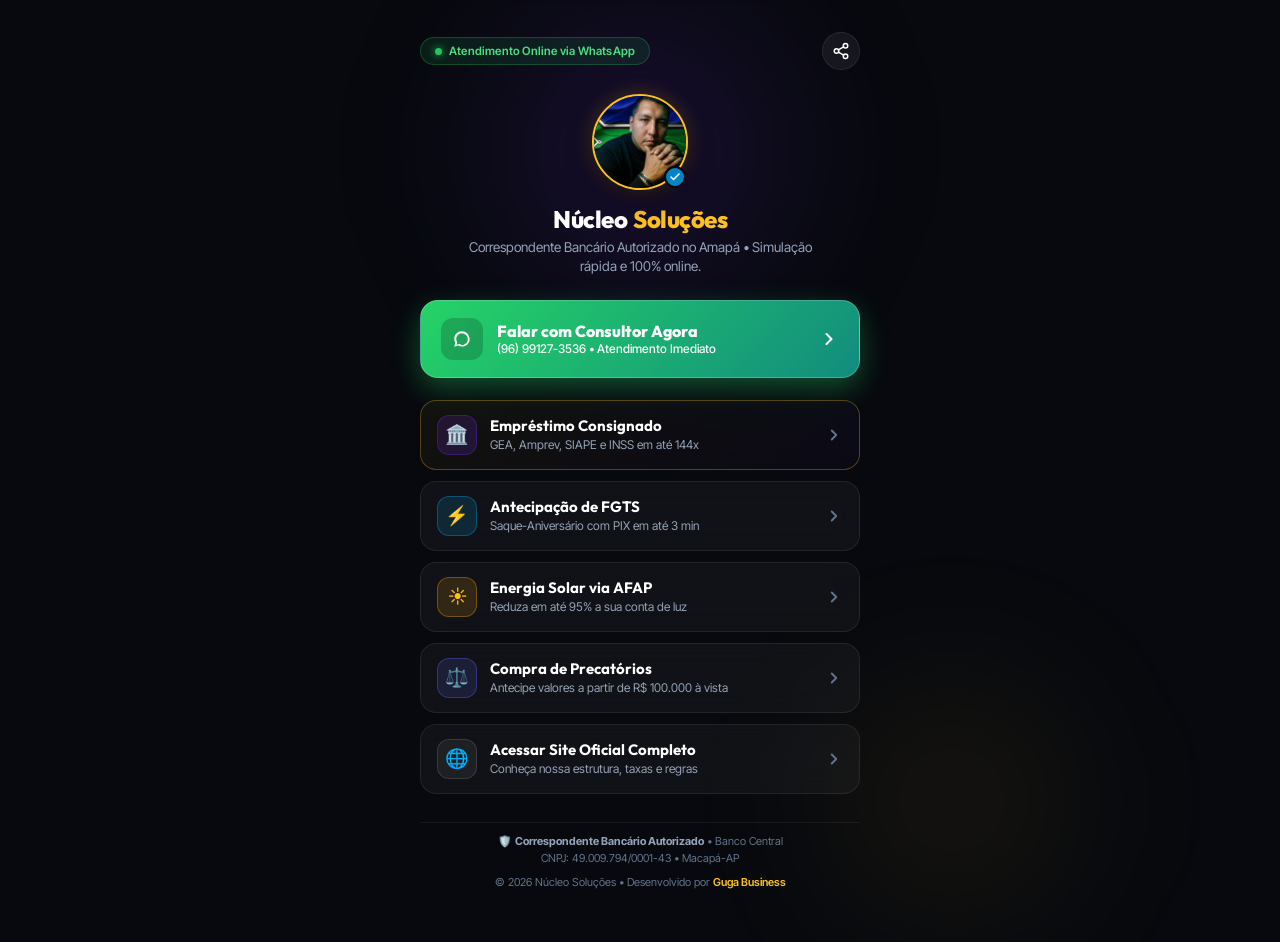
<file: bio.html>
<!DOCTYPE html>
<html lang="pt-BR">

<head>
  <meta charset="UTF-8">
  <meta name="viewport" content="width=device-width, initial-scale=1.0, maximum-scale=1.0, user-scalable=no">
  <title>Núcleo Soluções | Links Oficiais</title>
  
  <meta name="description" content="Correspondente Bancário Autorizado no Amapá. Consignado GEA, Amprev, SIAPE, INSS, FGTS em 3 min, Energia Solar e Precatórios.">
  <meta property="og:title" content="Núcleo Soluções — Links Oficiais">
  <meta property="og:description" content="Atendimento direto e simulação rápida 100% online no WhatsApp.">
  <meta property="og:image" content="assets/images/favicon.png">
  <meta property="og:type" content="website">
  
  <link rel="icon" type="image/png" href="assets/images/favicon.png?v=2">
  <link rel="shortcut icon" href="favicon.ico?v=2">
  
  <!-- Google Fonts -->
  <link rel="preconnect" href="https://fonts.googleapis.com">
  <link rel="preconnect" href="https://fonts.gstatic.com" crossorigin>
  <link href="https://fonts.googleapis.com/css2?family=Inter+Tight:wght@400;500;600;700&family=Outfit:wght@600;700;800;900&display=swap" rel="stylesheet">
  
  <style>
    :root {
      --bg-dark: #07090e;
      --bg-card: rgba(255, 255, 255, 0.04);
      --bg-card-hover: rgba(255, 255, 255, 0.08);
      --border-card: rgba(255, 255, 255, 0.08);
      
      --gold-main: #FBBF24;
      --gold-hover: #f59e0b;
      
      --green-wa: #25D366;
      --green-glow: rgba(37, 211, 102, 0.35);
      
      --text-white: #ffffff;
      --text-muted: #94a3b8;
      --text-dim: #64748b;
    }

    * {
      box-sizing: border-box;
      margin: 0;
      padding: 0;
      -webkit-tap-highlight-color: transparent;
    }

    body {
      background-color: var(--bg-dark);
      color: var(--text-white);
      font-family: 'Inter Tight', -apple-system, BlinkMacSystemFont, sans-serif;
      min-height: 100vh;
      display: flex;
      justify-content: center;
      align-items: flex-start;
      padding: 32px 16px 50px 16px;
      position: relative;
      overflow-x: hidden;
    }

    /* Ambient dynamic glows */
    .ambient-glow-1 {
      position: fixed;
      top: -100px;
      left: 50%;
      transform: translateX(-50%);
      width: 500px;
      height: 500px;
      background: radial-gradient(circle, rgba(109, 40, 217, 0.2) 0%, rgba(76, 29, 149, 0.05) 50%, transparent 70%);
      border-radius: 50%;
      pointer-events: none;
      z-index: 0;
      filter: blur(50px);
    }

    .ambient-glow-2 {
      position: fixed;
      bottom: -100px;
      right: 10%;
      width: 400px;
      height: 400px;
      background: radial-gradient(circle, rgba(251, 191, 36, 0.08) 0%, transparent 70%);
      border-radius: 50%;
      pointer-events: none;
      z-index: 0;
      filter: blur(60px);
    }

    .bio-container {
      width: 100%;
      max-width: 440px;
      display: flex;
      flex-direction: column;
      align-items: center;
      position: relative;
      z-index: 1;
    }

    /* Top Status Bar */
    .top-bar {
      width: 100%;
      display: flex;
      justify-content: space-between;
      align-items: center;
      margin-bottom: 24px;
    }

    .status-badge {
      display: inline-flex;
      align-items: center;
      gap: 7px;
      background: rgba(37, 211, 102, 0.1);
      border: 1px solid rgba(37, 211, 102, 0.25);
      color: #4ade80;
      font-size: 11.5px;
      font-weight: 600;
      padding: 6px 14px;
      border-radius: 100px;
      letter-spacing: 0.2px;
    }

    .status-dot {
      width: 7px;
      height: 7px;
      background-color: #22c55e;
      border-radius: 50%;
      box-shadow: 0 0 8px #22c55e;
      animation: pulse-dot 2s infinite;
    }

    @keyframes pulse-dot {
      0% { transform: scale(0.95); opacity: 0.8; }
      50% { transform: scale(1.3); opacity: 1; box-shadow: 0 0 12px #22c55e; }
      100% { transform: scale(0.95); opacity: 0.8; }
    }

    .share-btn {
      background: rgba(255, 255, 255, 0.06);
      border: 1px solid var(--border-card);
      color: var(--text-white);
      width: 38px;
      height: 38px;
      border-radius: 50%;
      display: flex;
      align-items: center;
      justify-content: center;
      cursor: pointer;
      transition: all 0.2s ease;
    }

    .share-btn:hover {
      background: rgba(255, 255, 255, 0.12);
      transform: scale(1.05);
    }

    /* Profile Header */
    .profile-section {
      display: flex;
      flex-direction: column;
      align-items: center;
      text-align: center;
      margin-bottom: 24px;
      width: 100%;
    }

    .avatar-wrapper {
      position: relative;
      margin-bottom: 14px;
    }

    .avatar {
      width: 96px;
      height: 96px;
      border-radius: 50%;
      background: #0f172a;
      display: flex;
      align-items: center;
      justify-content: center;
      border: 2.5px solid var(--gold-main);
      box-shadow: 0 8px 25px rgba(0, 0, 0, 0.5), 0 0 20px rgba(251, 191, 36, 0.25);
      overflow: hidden;
    }

    .avatar img {
      width: 100%;
      height: 100%;
      object-fit: cover;
      object-position: top center;
    }

    .verified-icon {
      position: absolute;
      bottom: 2px;
      right: 2px;
      background: #0284c7;
      color: #ffffff;
      width: 22px;
      height: 22px;
      border-radius: 50%;
      display: flex;
      align-items: center;
      justify-content: center;
      border: 2px solid var(--bg-dark);
    }

    .profile-title {
      font-family: 'Outfit', sans-serif;
      font-size: 24px;
      font-weight: 800;
      letter-spacing: -0.5px;
      color: #ffffff;
      display: flex;
      align-items: center;
      gap: 6px;
      margin-bottom: 4px;
    }

    .profile-title span {
      color: var(--gold-main);
    }

    .profile-bio {
      font-size: 13.5px;
      color: var(--text-muted);
      line-height: 1.4;
      max-width: 360px;
    }

    /* Principal WhatsApp Button (Hero CTA) */
    .btn-main-wa {
      width: 100%;
      background: linear-gradient(135deg, #25D366 0%, #128C7E 100%);
      color: #ffffff;
      padding: 17px 20px;
      border-radius: 18px;
      display: flex;
      align-items: center;
      justify-content: space-between;
      text-decoration: none;
      margin-bottom: 22px;
      box-shadow: 0 10px 28px var(--green-glow);
      position: relative;
      overflow: hidden;
      transition: all 0.25s cubic-bezier(0.16, 1, 0.3, 1);
      border: 1px solid rgba(255, 255, 255, 0.2);
    }

    .btn-main-wa::before {
      content: '';
      position: absolute;
      top: 0;
      left: -100%;
      width: 60%;
      height: 100%;
      background: linear-gradient(90deg, transparent, rgba(255, 255, 255, 0.3), transparent);
      transform: skewX(-20deg);
      animation: shine 3.5s infinite;
    }

    @keyframes shine {
      0% { left: -100%; }
      20% { left: 200%; }
      100% { left: 200%; }
    }

    .btn-main-wa:hover, .btn-main-wa:active {
      transform: translateY(-2px) scale(1.01);
      box-shadow: 0 14px 34px rgba(37, 211, 102, 0.45);
    }

    .wa-content-left {
      display: flex;
      align-items: center;
      gap: 14px;
    }

    .wa-icon-bg {
      width: 42px;
      height: 42px;
      background: rgba(0, 0, 0, 0.18);
      border-radius: 12px;
      display: flex;
      align-items: center;
      justify-content: center;
    }

    .wa-text-box h3 {
      font-family: 'Outfit', sans-serif;
      font-size: 16px;
      font-weight: 800;
      line-height: 1.2;
    }

    .wa-text-box p {
      font-size: 12px;
      opacity: 0.95;
      font-weight: 500;
    }

    /* Links Stack */
    .links-stack {
      width: 100%;
      display: flex;
      flex-direction: column;
      gap: 11px;
      margin-bottom: 28px;
    }

    .link-card {
      width: 100%;
      background: var(--bg-card);
      border: 1px solid var(--border-card);
      border-radius: 16px;
      padding: 14px 16px;
      display: flex;
      align-items: center;
      justify-content: space-between;
      text-decoration: none;
      color: var(--text-white);
      backdrop-filter: blur(12px);
      -webkit-backdrop-filter: blur(12px);
      transition: all 0.2s cubic-bezier(0.16, 1, 0.3, 1);
    }

    .link-card:hover, .link-card:active {
      background: var(--bg-card-hover);
      border-color: rgba(255, 255, 255, 0.16);
      transform: translateY(-2px);
    }

    .link-card.featured {
      border-color: rgba(251, 191, 36, 0.3);
      background: linear-gradient(135deg, rgba(251, 191, 36, 0.05) 0%, rgba(76, 29, 149, 0.06) 100%);
    }

    .link-card.featured:hover {
      border-color: rgba(251, 191, 36, 0.55);
      box-shadow: 0 6px 20px rgba(251, 191, 36, 0.12);
    }

    .link-card-left {
      display: flex;
      align-items: center;
      gap: 13px;
    }

    .link-icon-box {
      width: 40px;
      height: 40px;
      border-radius: 12px;
      display: flex;
      align-items: center;
      justify-content: center;
      font-size: 19px;
      flex-shrink: 0;
    }

    .icon-consignado {
      background: rgba(109, 40, 217, 0.18);
      border: 1px solid rgba(109, 40, 217, 0.35);
      color: #c084fc;
    }

    .icon-fgts {
      background: rgba(14, 165, 233, 0.15);
      border: 1px solid rgba(14, 165, 233, 0.35);
      color: #38bdf8;
    }

    .icon-solar {
      background: rgba(245, 158, 11, 0.15);
      border: 1px solid rgba(245, 158, 11, 0.35);
      color: #fbbf24;
    }

    .icon-precatorio {
      background: rgba(99, 102, 241, 0.15);
      border: 1px solid rgba(99, 102, 241, 0.35);
      color: #818cf8;
    }

    .icon-site {
      background: rgba(255, 255, 255, 0.06);
      border: 1px solid rgba(255, 255, 255, 0.12);
      color: #ffffff;
    }

    .link-info h4 {
      font-family: 'Outfit', sans-serif;
      font-size: 15px;
      font-weight: 700;
      color: #ffffff;
      line-height: 1.25;
      margin-bottom: 2px;
    }

    .link-info p {
      font-size: 12px;
      color: var(--text-muted);
      line-height: 1.3;
    }

    .link-arrow {
      color: var(--text-dim);
      transition: transform 0.2s ease, color 0.2s ease;
      flex-shrink: 0;
    }

    .link-card:hover .link-arrow {
      color: #ffffff;
      transform: translateX(3px);
    }

    /* Trust Footer */
    .trust-footer {
      text-align: center;
      width: 100%;
      padding-top: 10px;
      border-top: 1px solid rgba(255, 255, 255, 0.06);
    }

    .trust-footer p {
      font-size: 11px;
      color: var(--text-dim);
      line-height: 1.6;
    }

    .trust-footer strong {
      color: #94a3b8;
    }

    .trust-footer a {
      color: var(--gold-main);
      text-decoration: none;
      font-weight: 600;
    }

    /* Toast Notification */
    .toast {
      position: fixed;
      top: 20px;
      left: 50%;
      transform: translateX(-50%) translateY(-100px);
      background: #1e293b;
      border: 1px solid rgba(255, 255, 255, 0.15);
      color: #ffffff;
      padding: 10px 20px;
      border-radius: 100px;
      font-size: 13px;
      font-weight: 600;
      box-shadow: 0 10px 30px rgba(0,0,0,0.5);
      z-index: 20000;
      transition: transform 0.3s cubic-bezier(0.16, 1, 0.3, 1);
    }

    .toast.show {
      transform: translateX(-50%) translateY(0);
    }
  </style>
</head>

<body>
  <div class="ambient-glow-1"></div>
  <div class="ambient-glow-2"></div>

  <div class="bio-container">
    
    <!-- Top Bar -->
    <div class="top-bar">
      <div class="status-badge">
        <div class="status-dot"></div>
        Atendimento Online via WhatsApp
      </div>
      <button class="share-btn" id="btn-share" title="Compartilhar">
        <svg width="18" height="18" viewBox="0 0 24 24" fill="none" stroke="currentColor" stroke-width="2" stroke-linecap="round" stroke-linejoin="round">
          <circle cx="18" cy="5" r="3"></circle>
          <circle cx="6" cy="12" r="3"></circle>
          <circle cx="18" cy="19" r="3"></circle>
          <line x1="8.59" y1="13.51" x2="15.42" y2="17.49"></line>
          <line x1="15.41" y1="6.51" x2="8.59" y2="10.49"></line>
        </svg>
      </button>
    </div>

    <!-- Profile Header -->
    <div class="profile-section">
      <div class="avatar-wrapper">
        <div class="avatar">
          <img src="assets/images/dr_iuri_sena.png" alt="Núcleo Soluções" />
        </div>
        <div class="verified-icon" title="Correspondente Autorizado">
          <svg width="12" height="12" viewBox="0 0 24 24" fill="none" stroke="currentColor" stroke-width="3" stroke-linecap="round" stroke-linejoin="round">
            <polyline points="20 6 9 17 4 12"></polyline>
          </svg>
        </div>
      </div>

      <h1 class="profile-title">Núcleo <span>Soluções</span></h1>
      <p class="profile-bio">Correspondente Bancário Autorizado no Amapá • Simulação rápida e 100% online.</p>
    </div>

    <!-- Principal WhatsApp Button (Hero CTA) -->
    <a href="https://wa.me/5596991273536?text=Ol%C3%A1!%20Vim%20pelo%20Instagram%20da%20N%C3%BAcleo%20Solu%C3%A7%C3%B5es%20e%20gostaria%20de%20um%20atendimento%20personalizado." target="_blank" rel="noopener noreferrer" class="btn-main-wa">
      <div class="wa-content-left">
        <div class="wa-icon-bg">
          <svg width="24" height="24" viewBox="0 0 24 24" fill="#ffffff">
            <path d="M12.031 6.172c-3.181 0-5.767 2.586-5.768 5.766-.001 1.298.38 2.27 1.019 3.287l-.711 2.598 2.664-.699c.995.543 1.777.818 2.796.818 3.18 0 5.767-2.587 5.767-5.768 0-3.181-2.586-5.767-5.767-5.767zm7.643 5.768c0 4.218-3.433 7.65-7.65 7.65-1.348 0-2.614-.351-3.714-.966l-4.103 1.077 1.096-4.004c-.7-1.164-1.073-2.518-1.073-3.921 0-4.218 3.433-7.65 7.65-7.65 4.217 0 7.65 3.432 7.65 7.65z"/>
          </svg>
        </div>
        <div class="wa-text-box">
          <h3>Falar com Consultor Agora</h3>
          <p>(96) 99127-3536 • Atendimento Imediato</p>
        </div>
      </div>
      <svg width="20" height="20" viewBox="0 0 24 24" fill="none" stroke="currentColor" stroke-width="2.5" stroke-linecap="round" stroke-linejoin="round">
        <polyline points="9 18 15 12 9 6"></polyline>
      </svg>
    </a>

    <!-- Direct 4 Action Cards -->
    <div class="links-stack">
      
      <!-- 1. Consignado -->
      <a href="https://wa.me/5596991273536?text=Ol%C3%A1!%20Gostaria%20de%20fazer%20uma%20simula%C3%A7%C3%A3o%20de%20Empr%C3%A9stimo%20Consignado%20(GEA/Amprev/SIAPE/INSS)." target="_blank" rel="noopener noreferrer" class="link-card featured">
        <div class="link-card-left">
          <div class="link-icon-box icon-consignado">
            🏛️
          </div>
          <div class="link-info">
            <h4>Empréstimo Consignado</h4>
            <p>GEA, Amprev, SIAPE e INSS em até 144x</p>
          </div>
        </div>
        <svg class="link-arrow" width="18" height="18" viewBox="0 0 24 24" fill="none" stroke="currentColor" stroke-width="2.5" stroke-linecap="round" stroke-linejoin="round">
          <polyline points="9 18 15 12 9 6"></polyline>
        </svg>
      </a>

      <!-- 2. Antecipação FGTS -->
      <a href="https://link.icred.app/YK2ayYz" target="_blank" rel="noopener noreferrer" class="link-card">
        <div class="link-card-left">
          <div class="link-icon-box icon-fgts">
            ⚡
          </div>
          <div class="link-info">
            <h4>Antecipação de FGTS</h4>
            <p>Saque-Aniversário com PIX em até 3 min</p>
          </div>
        </div>
        <svg class="link-arrow" width="18" height="18" viewBox="0 0 24 24" fill="none" stroke="currentColor" stroke-width="2.5" stroke-linecap="round" stroke-linejoin="round">
          <polyline points="9 18 15 12 9 6"></polyline>
        </svg>
      </a>

      <!-- 3. Energia Solar AFAP -->
      <a href="https://wa.me/5596991273536?text=Ol%C3%A1!%20Gostaria%20de%20informa%C3%A7%C3%B5es%20e%20simula%C3%A7%C3%A3o%20do%20Financiamento%20de%20Energia%20Solar%20via%20AFAP." target="_blank" rel="noopener noreferrer" class="link-card">
        <div class="link-card-left">
          <div class="link-icon-box icon-solar">
            ☀️
          </div>
          <div class="link-info">
            <h4>Energia Solar via AFAP</h4>
            <p>Reduza em até 95% a sua conta de luz</p>
          </div>
        </div>
        <svg class="link-arrow" width="18" height="18" viewBox="0 0 24 24" fill="none" stroke="currentColor" stroke-width="2.5" stroke-linecap="round" stroke-linejoin="round">
          <polyline points="9 18 15 12 9 6"></polyline>
        </svg>
      </a>

      <!-- 4. Precatórios -->
      <a href="https://wa.me/5596991273536?text=Ol%C3%A1!%20Tenho%20um%20precat%C3%B3rio%20e%20gostaria%20de%20uma%20proposta%20de%20compra/antecipa%C3%A7%C3%A3o%20%C3%A0%20vista." target="_blank" rel="noopener noreferrer" class="link-card">
        <div class="link-card-left">
          <div class="link-icon-box icon-precatorio">
            ⚖️
          </div>
          <div class="link-info">
            <h4>Compra de Precatórios</h4>
            <p>Antecipe valores a partir de R$ 100.000 à vista</p>
          </div>
        </div>
        <svg class="link-arrow" width="18" height="18" viewBox="0 0 24 24" fill="none" stroke="currentColor" stroke-width="2.5" stroke-linecap="round" stroke-linejoin="round">
          <polyline points="9 18 15 12 9 6"></polyline>
        </svg>
      </a>

      <!-- 5. Site Oficial Completo -->
      <a href="index.html" class="link-card">
        <div class="link-card-left">
          <div class="link-icon-box icon-site">
            🌐
          </div>
          <div class="link-info">
            <h4>Acessar Site Oficial Completo</h4>
            <p>Conheça nossa estrutura, taxas e regras</p>
          </div>
        </div>
        <svg class="link-arrow" width="18" height="18" viewBox="0 0 24 24" fill="none" stroke="currentColor" stroke-width="2.5" stroke-linecap="round" stroke-linejoin="round">
          <polyline points="9 18 15 12 9 6"></polyline>
        </svg>
      </a>

    </div>

    <!-- Clean Trust Footer -->
    <footer class="trust-footer">
      <p>🛡️ <strong>Correspondente Bancário Autorizado</strong> • Banco Central<br>
      CNPJ: 49.009.794/0001-43 • Macapá-AP</p>
      <p style="margin-top: 6px;">© 2026 Núcleo Soluções • Desenvolvido por <a href="https://ssdigitalharvest.com" target="_blank" rel="noopener">Guga Business</a></p>
    </footer>

  </div>

  <!-- Toast Message -->
  <div class="toast" id="toast-msg">
    <span>Link copiado para a área de transferência!</span>
  </div>

  <script>
    const shareBtn = document.getElementById('btn-share');
    const toast = document.getElementById('toast-msg');

    shareBtn.addEventListener('click', async () => {
      const shareData = {
        title: 'Núcleo Soluções | Correspondente Digital',
        text: 'Simule empréstimos consignados, FGTS, Energia Solar e Precatórios com a Núcleo Soluções.',
        url: window.location.href
      };

      if (navigator.share) {
        try {
          await navigator.share(shareData);
        } catch (err) { }
      } else {
        navigator.clipboard.writeText(window.location.href);
        toast.classList.add('show');
        setTimeout(() => {
          toast.classList.remove('show');
        }, 2500);
      }
    });
  </script>
</body>
</html>
</file>
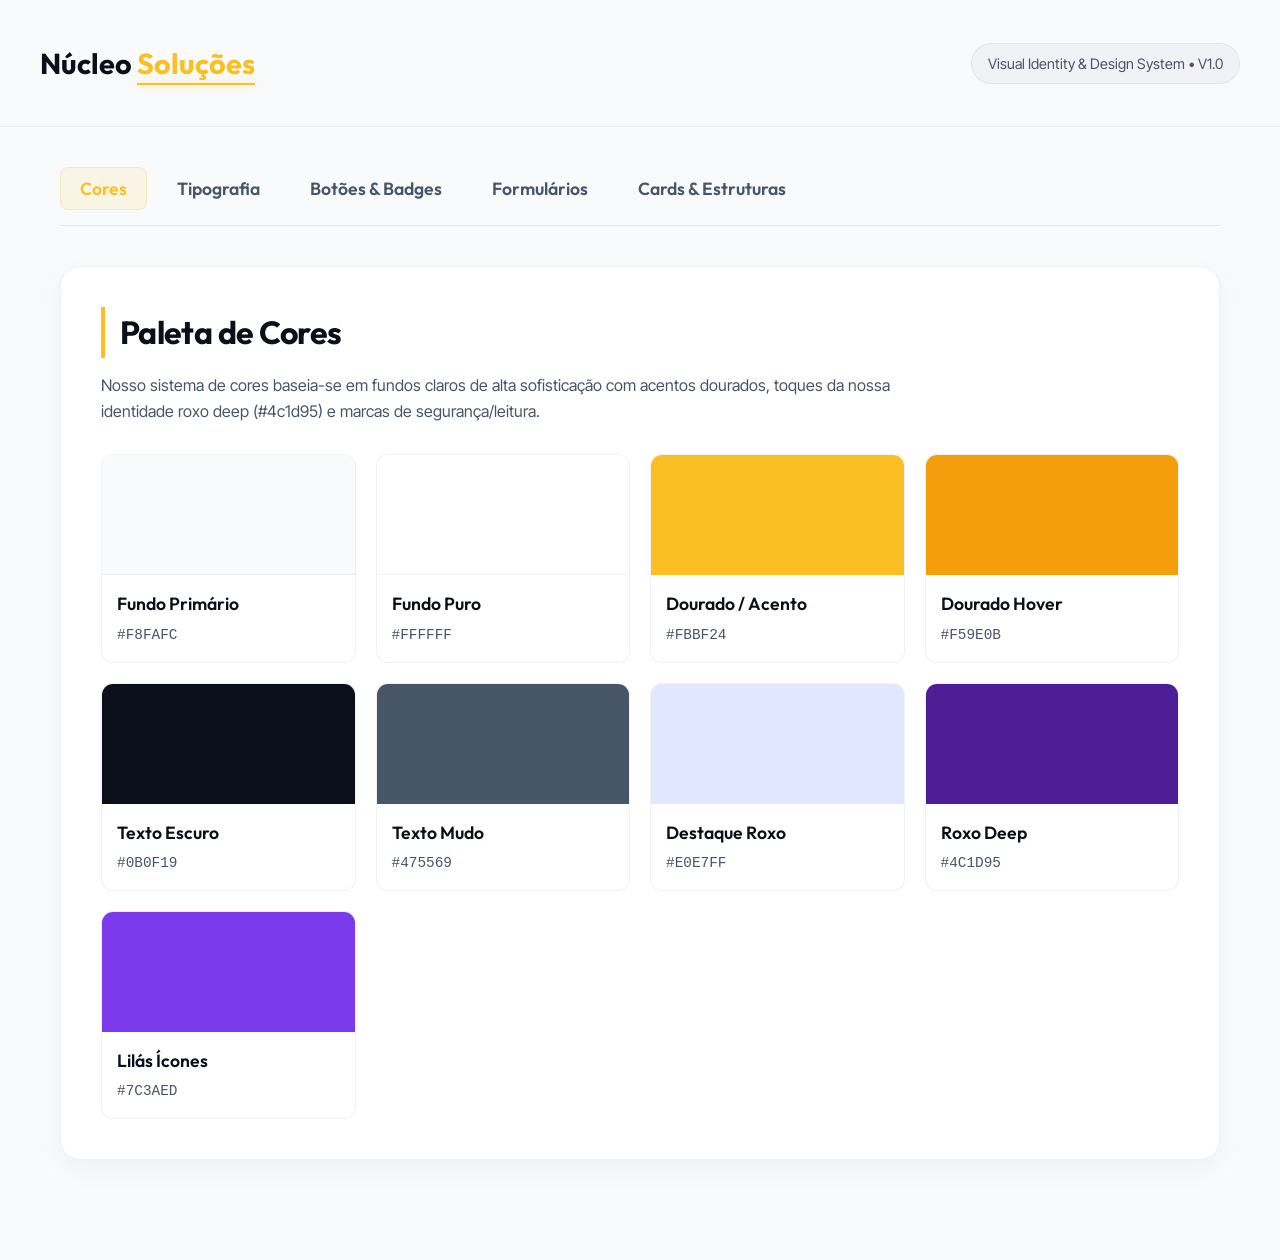
<file: designer system.html>
<!DOCTYPE html>
<html lang="pt-BR">
<head>
  <meta charset="UTF-8">
  <meta name="viewport" content="width=device-width, initial-scale=1.0">
  <title>Design System — Núcleo Soluções</title>
  <link rel="icon" type="image/png" href="assets/images/favicon.png?v=2">
  <link rel="shortcut icon" href="favicon.ico?v=2">
  
  <!-- Web Fonts -->
  <link rel="preconnect" href="https://fonts.googleapis.com">
  <link rel="preconnect" href="https://fonts.gstatic.com" crossorigin>
  <link href="https://fonts.googleapis.com/css2?family=Inter+Tight:wght@300;400;500;600;700&family=Outfit:wght@300;400;500;600;700;800&display=swap" rel="stylesheet">
  
  <style>
    /* Reset & Base System */
    * {
      box-sizing: border-box;
      margin: 0;
      padding: 0;
    }
    
    body {
      background-color: #f8fafc;
      color: #0b0f19;
      font-family: 'Inter Tight', sans-serif;
      line-height: 1.6;
      padding: 0;
      overflow-x: hidden;
    }
    
    header {
      background: rgba(248, 250, 252, 0.85);
      backdrop-filter: blur(12px);
      -webkit-backdrop-filter: blur(12px);
      border-bottom: 1px solid rgba(15, 23, 42, 0.06);
      padding: 40px 20px;
      position: sticky;
      top: 0;
      z-index: 100;
    }
    
    .header-container {
      max-width: 1200px;
      margin: 0 auto;
      display: flex;
      justify-content: space-between;
      align-items: center;
    }
    
    .logo {
      font-family: 'Outfit', sans-serif;
      font-size: 1.8rem;
      font-weight: 700;
      color: #0b0f19;
    }
    
    .logo span {
      color: #FBBF24;
      position: relative;
    }
    
    .logo span::after {
      content: '';
      position: absolute;
      bottom: -4px;
      left: 0;
      width: 100%;
      height: 2px;
      background-color: #FBBF24;
      box-shadow: 0 0 8px rgba(251, 191, 36, 0.6);
    }
    
    .header-meta {
      font-size: 0.9rem;
      color: #475569;
      background: rgba(15, 23, 42, 0.03);
      padding: 8px 16px;
      border-radius: 100px;
      border: 1px solid rgba(15,23,42,0.06);
    }
    
    main {
      max-width: 1200px;
      margin: 40px auto 100px auto;
      padding: 0 20px;
    }
    
    /* Navigation Tabs */
    .tabs {
      display: flex;
      gap: 10px;
      margin-bottom: 40px;
      border-bottom: 1px solid rgba(15,23,42,0.08);
      padding-bottom: 15px;
      flex-wrap: wrap;
    }
    
    .tab-btn {
      background: none;
      border: none;
      color: #475569;
      font-family: 'Outfit', sans-serif;
      font-size: 1.1rem;
      font-weight: 600;
      padding: 10px 20px;
      cursor: pointer;
      border-radius: 8px;
      transition: all 0.25s ease;
    }
    
    .tab-btn:hover {
      color: #0b0f19;
      background: rgba(15,23,42,0.03);
    }
    
    .tab-btn.active {
      color: #FBBF24;
      background: rgba(251, 191, 36, 0.1);
      box-shadow: inset 0 0 0 1px rgba(251, 191, 36, 0.2);
    }
    
    /* Grid & Layout Units */
    .section-card {
      background: #ffffff;
      border: 1px solid rgba(15, 23, 42, 0.06);
      border-radius: 20px;
      padding: 40px;
      margin-bottom: 40px;
      box-shadow: 0 10px 30px rgba(15, 23, 42, 0.04);
      backdrop-filter: blur(10px);
    }
    
    .section-title {
      font-family: 'Outfit', sans-serif;
      font-size: 2rem;
      font-weight: 700;
      margin-bottom: 15px;
      letter-spacing: -0.02em;
      border-left: 4px solid #FBBF24;
      padding-left: 15px;
    }
    
    .section-desc {
      color: #475569;
      margin-bottom: 30px;
      max-width: 800px;
    }
    
    /* Colors Grid */
    .colors-grid {
      display: grid;
      grid-template-columns: repeat(auto-fill, minmax(220px, 1fr));
      gap: 20px;
    }
    
    .color-item {
      background: #ffffff;
      border: 1px solid rgba(15, 23, 42, 0.06);
      border-radius: 12px;
      overflow: hidden;
      cursor: pointer;
      transition: transform 0.2s ease, box-shadow 0.2s ease;
    }
    
    .color-item:hover {
      transform: translateY(-5px);
      box-shadow: 0 10px 20px rgba(15,23,42,0.06);
    }
    
    .color-swatch {
      height: 120px;
      width: 100%;
      position: relative;
    }
    
    .color-swatch::after {
      content: 'Copiar HEX';
      position: absolute;
      inset: 0;
      background: rgba(0,0,0,0.6);
      display: flex;
      align-items: center;
      justify-content: center;
      color: #fff;
      font-size: 0.9rem;
      font-weight: 600;
      opacity: 0;
      transition: opacity 0.2s ease;
    }
    
    .color-item:hover .color-swatch::after {
      opacity: 1;
    }
    
    .color-details {
      padding: 15px;
    }
    
    .color-name {
      font-family: 'Outfit', sans-serif;
      font-weight: 600;
      font-size: 1.1rem;
      margin-bottom: 5px;
    }
    
    .color-hex {
      font-family: monospace;
      color: #475569;
      font-size: 0.9rem;
    }
    
    /* Typography Showcase */
    .typo-row {
      display: flex;
      border-bottom: 1px solid rgba(15,23,42,0.06);
      padding: 25px 0;
      align-items: baseline;
    }
    
    .typo-row:last-child {
      border-bottom: none;
    }
    
    .typo-meta {
      width: 250px;
      flex-shrink: 0;
      color: #475569;
      font-size: 0.9rem;
    }
    
    .typo-sample {
      flex-grow: 1;
    }
    
    .sample-h1 { font-family: 'Outfit', sans-serif; font-size: 3.5rem; font-weight: 800; line-height: 1.1; letter-spacing: -0.03em; }
    .sample-h2 { font-family: 'Outfit', sans-serif; font-size: 2.5rem; font-weight: 700; line-height: 1.2; letter-spacing: -0.02em; }
    .sample-h3 { font-family: 'Outfit', sans-serif; font-size: 2rem; font-weight: 700; line-height: 1.3; }
    .sample-h4 { font-family: 'Outfit', sans-serif; font-size: 1.5rem; font-weight: 600; line-height: 1.4; }
    .sample-body { font-family: 'Inter Tight', sans-serif; font-size: 1.1rem; font-weight: 400; color: #475569; }
    .sample-caption { font-family: 'Inter Tight', sans-serif; font-size: 0.85rem; font-weight: 500; color: #FBBF24; text-transform: uppercase; letter-spacing: 0.05em; }
    
    /* Buttons Showcase */
    .component-flex {
      display: flex;
      gap: 20px;
      flex-wrap: wrap;
      align-items: center;
      margin-bottom: 30px;
    }
    
    /* Brand Buttons Styling */
    .ds-btn-primary {
      display: inline-flex;
      align-items: center;
      gap: 10px;
      padding: 16px 36px;
      font-size: 1.05rem;
      font-weight: 700;
      text-decoration: none;
      border-radius: 100px;
      background-color: #FBBF24;
      color: #000000;
      box-shadow: 0 4px 14px 0 rgba(251,191,36,0.3);
      border: none;
      cursor: pointer;
      font-family: 'Inter Tight', sans-serif;
      transition: all 0.25s cubic-bezier(0.16, 1, 0.3, 1);
    }
    
    .ds-btn-primary:hover {
      background-color: #f59e0b;
      transform: translateY(-2px);
      box-shadow: 0 6px 20px 0 rgba(251,191,36,0.45);
    }
    
    .ds-btn-secondary {
      display: inline-flex;
      align-items: center;
      gap: 10px;
      padding: 16px 36px;
      font-size: 1.05rem;
      font-weight: 700;
      text-decoration: none;
      border-radius: 100px;
      background-color: rgba(15,23,42,0.03);
      color: #0b0f19;
      border: 1px solid rgba(15, 23, 42, 0.12);
      cursor: pointer;
      font-family: 'Inter Tight', sans-serif;
      transition: all 0.25s cubic-bezier(0.16, 1, 0.3, 1);
    }
    
    .ds-btn-secondary:hover {
      background-color: rgba(15,23,42,0.06);
      border-color: rgba(15,23,42,0.25);
      transform: translateY(-2px);
    }
    
    .ds-badge {
      display: inline-flex;
      align-items: center;
      gap: 8px;
      color: #0b0f19;
      font-size: 0.95rem;
      font-weight: 500;
      padding: 6px 14px;
      border-radius: 100px;
      background: rgba(251,191,36,0.06);
      border: 1px solid rgba(251,191,36,0.18);
    }
    
    .ds-badge svg {
      filter: drop-shadow(0 0 3px rgba(251,191,36,0.5));
    }
    
    /* Form Elements */
    .ds-form-group {
      max-width: 400px;
      margin-bottom: 20px;
    }
    
    .ds-label {
      display: block;
      font-size: 0.85rem;
      color: #475569;
      margin-bottom: 8px;
      font-weight: 500;
    }
    
    .ds-input {
      width: 100%;
      color: #0b0f19;
      background: rgba(15,23,42,0.03);
      border: 1px solid rgba(15,23,42,0.1);
      border-radius: 8px;
      padding: 12px 16px;
      font-family: 'Inter Tight', sans-serif;
      font-size: 1rem;
      outline: none;
      transition: border-color 0.25s, box-shadow 0.25s;
    }
    
    .ds-input:focus {
      border-color: #FBBF24;
      box-shadow: 0 0 0 3px rgba(251, 191, 36, 0.15);
    }
    
    .ds-select {
      width: 100%;
      background: #ffffff;
      color: #0b0f19;
      border: 1px solid rgba(15,23,42,0.1);
      border-radius: 8px;
      padding: 12px 16px;
      font-family: 'Inter Tight', sans-serif;
      font-size: 1rem;
      outline: none;
    }
    
    .ds-select:focus {
      border-color: #FBBF24;
    }
    
    /* Interactive Card Showcase */
    .card-showcase {
      display: grid;
      grid-template-columns: repeat(auto-fill, minmax(320px, 1fr));
      gap: 30px;
    }
    
    .ds-card {
      background: #ffffff;
      border: 1px solid rgba(15, 23, 42, 0.06);
      border-radius: 16px;
      padding: 30px;
      box-shadow: 0 8px 32px rgba(15,23,42,0.04);
      position: relative;
      overflow: hidden;
      transition: border-color 0.25s, transform 0.25s;
    }
    
    .ds-card:hover {
      border-color: rgba(251, 191, 36, 0.25);
      transform: translateY(-4px);
    }
    
    .ds-card::before {
      content: '';
      position: absolute;
      top: 0;
      left: 0;
      width: 100%;
      height: 4px;
      background: linear-gradient(90deg, #FBBF24, transparent);
      opacity: 0;
      transition: opacity 0.25s;
    }
    
    .ds-card:hover::before {
      opacity: 1;
    }
    
    .ds-card-icon {
      width: 48px;
      height: 48px;
      border-radius: 12px;
      background: rgba(251, 191, 36, 0.1);
      border: 1px solid rgba(251, 191, 36, 0.2);
      display: flex;
      align-items: center;
      justify-content: center;
      margin-bottom: 20px;
      color: #FBBF24;
    }
    
    .ds-card-title {
      font-family: 'Outfit', sans-serif;
      font-size: 1.25rem;
      font-weight: 600;
      margin-bottom: 10px;
    }
    
    .ds-card-text {
      color: #475569;
      font-size: 0.95rem;
      line-height: 1.5;
    }
    
    /* Notification Toast (Interactive feedback) */
    .toast {
      position: fixed;
      bottom: 30px;
      right: 30px;
      background: #FBBF24;
      color: #000;
      font-weight: 700;
      padding: 12px 24px;
      border-radius: 8px;
      box-shadow: 0 10px 25px rgba(15,23,42,0.1);
      display: flex;
      align-items: center;
      gap: 10px;
      transform: translateY(100px);
      opacity: 0;
      transition: all 0.3s cubic-bezier(0.175, 0.885, 0.32, 1.275);
      z-index: 1000;
    }
    
    .toast.show {
      transform: translateY(0);
      opacity: 1;
    }
  </style>
</head>
<body>

  <header>
    <div class="header-container">
      <div class="logo">Núcleo <span>Soluções</span></div>
      <div class="header-meta">Visual Identity & Design System • V1.0</div>
    </div>
  </header>

  <main>
    <div class="tabs">
      <button class="tab-btn active" onclick="switchTab('colors')">Cores</button>
      <button class="tab-btn" onclick="switchTab('typography')">Tipografia</button>
      <button class="tab-btn" onclick="switchTab('buttons')">Botões & Badges</button>
      <button class="tab-btn" onclick="switchTab('forms')">Formulários</button>
      <button class="tab-btn" onclick="switchTab('cards')">Cards & Estruturas</button>
    </div>

    <!-- CORES SECTION -->
    <section id="colors" class="tab-section">
      <div class="section-card">
        <h2 class="section-title">Paleta de Cores</h2>
        <p class="section-desc">Nosso sistema de cores baseia-se em fundos claros de alta sofisticação com acentos dourados, toques da nossa identidade roxo deep (#4c1d95) e marcas de segurança/leitura.</p>
        
        <div class="colors-grid">
          <!-- Slate Light -->
          <div class="color-item" onclick="copyColor('#f8fafc')">
            <div class="color-swatch" style="background-color: #f8fafc; border-bottom: 1px solid rgba(15,23,42,0.06);"></div>
            <div class="color-details">
              <div class="color-name">Fundo Primário</div>
              <div class="color-hex">#F8FAFC</div>
            </div>
          </div>
          <!-- Pure White -->
          <div class="color-item" onclick="copyColor('#ffffff')">
            <div class="color-swatch" style="background-color: #ffffff; border-bottom: 1px solid rgba(15,23,42,0.06);"></div>
            <div class="color-details">
              <div class="color-name">Fundo Puro</div>
              <div class="color-hex">#FFFFFF</div>
            </div>
          </div>
          <!-- Brand Gold -->
          <div class="color-item" onclick="copyColor('#FBBF24')">
            <div class="color-swatch" style="background-color: #FBBF24;"></div>
            <div class="color-details">
              <div class="color-name">Dourado / Acento</div>
              <div class="color-hex">#FBBF24</div>
            </div>
          </div>
          <!-- Brand Gold Accent -->
          <div class="color-item" onclick="copyColor('#f59e0b')">
            <div class="color-swatch" style="background-color: #f59e0b;"></div>
            <div class="color-details">
              <div class="color-name">Dourado Hover</div>
              <div class="color-hex">#F59E0B</div>
            </div>
          </div>
          <!-- Deep Dark -->
          <div class="color-item" onclick="copyColor('#0b0f19')">
            <div class="color-swatch" style="background-color: #0b0f19;"></div>
            <div class="color-details">
              <div class="color-name">Texto Escuro</div>
              <div class="color-hex">#0B0F19</div>
            </div>
          </div>
          <!-- Slate Muted -->
          <div class="color-item" onclick="copyColor('#475569')">
            <div class="color-swatch" style="background-color: #475569;"></div>
            <div class="color-details">
              <div class="color-name">Texto Mudo</div>
              <div class="color-hex">#475569</div>
            </div>
          </div>
          <!-- Accent Purple -->
          <div class="color-item" onclick="copyColor('#e0e7ff')">
            <div class="color-swatch" style="background-color: #e0e7ff;"></div>
            <div class="color-details">
              <div class="color-name">Destaque Roxo</div>
              <div class="color-hex">#E0E7FF</div>
            </div>
          </div>
          <!-- Identidade Roxo Deep -->
          <div class="color-item" onclick="copyColor('#4c1d95')">
            <div class="color-swatch" style="background-color: #4c1d95;"></div>
            <div class="color-details">
              <div class="color-name">Roxo Deep</div>
              <div class="color-hex">#4C1D95</div>
            </div>
          </div>
          <!-- Lilás Ícones -->
          <div class="color-item" onclick="copyColor('#7c3aed')">
            <div class="color-swatch" style="background-color: #7c3aed;"></div>
            <div class="color-details">
              <div class="color-name">Lilás Ícones</div>
              <div class="color-hex">#7C3AED</div>
            </div>
          </div>
        </div>
      </div>
    </section>

    <!-- TIPOGRAFIA SECTION -->
    <section id="typography" class="tab-section" style="display:none;">
      <div class="section-card">
        <h2 class="section-title">Tipografia e Escala</h2>
        <p class="section-desc">Utilizamos as fontes Outfit para títulos principais (modernidade e peso) e Inter Tight para corpo e tabelas.</p>
        
        <div>
          <div class="typo-row">
            <div class="typo-meta">
              <strong>Título H1</strong><br>
              Outfit Extra Bold<br>
              56px / Line Height 1.1
            </div>
            <div class="typo-sample sample-h1">Um núcleo completo de soluções</div>
          </div>
          <div class="typo-row">
            <div class="typo-meta">
              <strong>Título H2</strong><br>
              Outfit Bold<br>
              40px / Line Height 1.2
            </div>
            <div class="typo-sample sample-h2">Parcerias e Convênios Homologados</div>
          </div>
          <div class="typo-row">
            <div class="typo-meta">
              <strong>Título H3</strong><br>
              Outfit Semi Bold<br>
              32px
            </div>
            <div class="typo-sample sample-h3">Simulador Inteligente de Crédito</div>
          </div>
          <div class="typo-row">
            <div class="typo-meta">
              <strong>Título H4</strong><br>
              Outfit Semi Bold<br>
              24px
            </div>
            <div class="typo-sample sample-h4">Empréstimo Consignado</div>
          </div>
          <div class="typo-row">
            <div class="typo-meta">
              <strong>Corpo de Texto</strong><br>
              Inter Tight Regular<br>
              18px / Line Height 1.6
            </div>
            <div class="typo-sample sample-body">Simulação rápida, segura e 100% online. Sem taxas ocultas, sem filas e com liberação em tempo recorde.</div>
          </div>
          <div class="typo-row">
            <div class="typo-meta">
              <strong>Badges / Legendas</strong><br>
              Inter Tight Medium<br>
              13px / Letter Spacing 0.05em
            </div>
            <div class="typo-sample sample-caption">FGTS na conta via PIX a partir de 3 minutos</div>
          </div>
        </div>
      </div>
    </section>

    <!-- BOTÕES & BADGES SECTION -->
    <section id="buttons" class="tab-section" style="display:none;">
      <div class="section-card">
        <h2 class="section-title">Botões, Badges & Ações</h2>
        <p class="section-desc">Os botões do site são dinâmicos e contam com sombras volumosas e micro-transições.</p>
        
        <h3 style="font-family: 'Outfit', sans-serif; font-size: 1.3rem; margin-bottom: 20px; color: #fff;">Estilos de Botões</h3>
        <div class="component-flex">
          <button class="ds-btn-primary">
            Simular agora
            <svg width="20" height="20" viewBox="0 0 24 24" fill="none" stroke="currentColor" stroke-width="2.5" stroke-linecap="round" stroke-linejoin="round"><line x1="5" y1="12" x2="19" y2="12"></line><polyline points="12 5 19 12 12 19"></polyline></svg>
          </button>
          
          <button class="ds-btn-secondary">
            Mais Informações
            <svg width="20" height="20" viewBox="0 0 24 24" fill="none" stroke="currentColor" stroke-width="2.5" stroke-linecap="round" stroke-linejoin="round"><line x1="5" y1="12" x2="19" y2="12"></line><polyline points="12 5 19 12 12 19"></polyline></svg>
          </button>
        </div>
        
        <h3 style="font-family: 'Outfit', sans-serif; font-size: 1.3rem; margin-top: 40px; margin-bottom: 20px; color: #fff;">Badges com Ícones</h3>
        <div class="component-flex">
          <div class="ds-badge">
            <svg width="16" height="16" viewBox="0 0 24 24" fill="none" stroke="#FBBF24" stroke-width="2.5" stroke-linecap="round" stroke-linejoin="round"><polygon points="13 2 3 14 12 14 11 22 21 10 12 10 13 2"></polygon></svg>
            FGTS na conta via PIX
          </div>
          
          <div class="ds-badge">
            <svg width="16" height="16" viewBox="0 0 24 24" fill="none" stroke="#FBBF24" stroke-width="2.5" stroke-linecap="round" stroke-linejoin="round"><rect x="2" y="7" width="20" height="14" rx="2" ry="2"></rect><path d="M16 21V5a2 2 0 0 0-2-2h-4a2 2 0 0 0-2 2v16"></path></svg>
            Consignado em até 24h
          </div>
        </div>
      </div>
    </section>

    <!-- FORMULÁRIOS SECTION -->
    <section id="forms" class="tab-section" style="display:none;">
      <div class="section-card">
        <h2 class="section-title">Controles de Formulário</h2>
        <p class="section-desc">Estruturas de formulário otimizadas para captação de leads com validação visual integrada.</p>
        
        <div class="ds-form-group">
          <label class="ds-label">Nome Completo</label>
          <input type="text" class="ds-input" placeholder="Seu nome completo">
        </div>
        
        <div class="ds-form-group">
          <label class="ds-label">Convênio / Órgão</label>
          <select class="ds-select">
            <option>Servidor Estadual (GEA)</option>
            <option>Aposentado / Pensionista Amprev</option>
            <option>Servidor Municipal (PMM)</option>
            <option>Servidor Federal (SIAPE)</option>
            <option>Beneficiário INSS</option>
          </select>
        </div>
      </div>
    </section>

    <!-- CARDS SECTION -->
    <section id="cards" class="tab-section" style="display:none;">
      <div class="section-card">
        <h2 class="section-title">Cards & Glassmorphism</h2>
        <p class="section-desc">Elementos estruturais com efeito vidro e destaques lineares superiores para visual premium.</p>
        
        <div class="card-showcase">
          <div class="ds-card">
            <div class="ds-card-icon">
              <svg width="24" height="24" viewBox="0 0 24 24" fill="none" stroke="currentColor" stroke-width="2" stroke-linecap="round" stroke-linejoin="round"><rect x="2" y="2" width="20" height="20" rx="2" ry="2"></rect><line x1="12" y1="18" x2="12" y2="18"></line></svg>
            </div>
            <div class="ds-card-title">Empréstimo Consignado</div>
            <div class="ds-card-text">Novo e refinanciamento com parcelamento em até 144x (GEA) com taxas diferenciadas a partir de 1,39% a.m.</div>
          </div>
          
          <div class="ds-card">
            <div class="ds-card-icon">
              <svg width="24" height="24" viewBox="0 0 24 24" fill="none" stroke="currentColor" stroke-width="2" stroke-linecap="round" stroke-linejoin="round"><path d="M12 2v20M17 5H9.5a3.5 3.5 0 0 0 0 7h5a3.5 3.5 0 0 1 0 7H6"></path></svg>
            </div>
            <div class="ds-card-title">Antecipação de FGTS</div>
            <div class="ds-card-text">Antecipe seu Saque-Aniversário do FGTS em até 10 parcelas com liberação em tempo recorde via PIX rápido.</div>
          </div>
        </div>
      </div>
    </section>
  </main>

  <div id="toast" class="toast">
    <svg width="18" height="18" viewBox="0 0 24 24" fill="none" stroke="currentColor" stroke-width="3" stroke-linecap="round" stroke-linejoin="round"><polyline points="20 6 9 17 4 12"></polyline></svg>
    Cor copiada com sucesso!
  </div>

  <script>
    function switchTab(tabId) {
      // Hide all sections
      const sections = document.querySelectorAll('.tab-section');
      sections.forEach(sec => sec.style.display = 'none');
      
      // Show selected section
      document.getElementById(tabId).style.display = 'block';
      
      // Update tab buttons state
      const buttons = document.querySelectorAll('.tab-btn');
      buttons.forEach(btn => btn.classList.remove('active'));
      
      // Set active button
      event.currentTarget.classList.add('active');
    }
    
    function copyColor(hex) {
      navigator.clipboard.writeText(hex).then(() => {
        const toast = document.getElementById('toast');
        toast.classList.add('show');
        setTimeout(() => {
          toast.classList.remove('show');
        }, 2500);
      });
    }
  </script>
</body>
</html>
</file>
